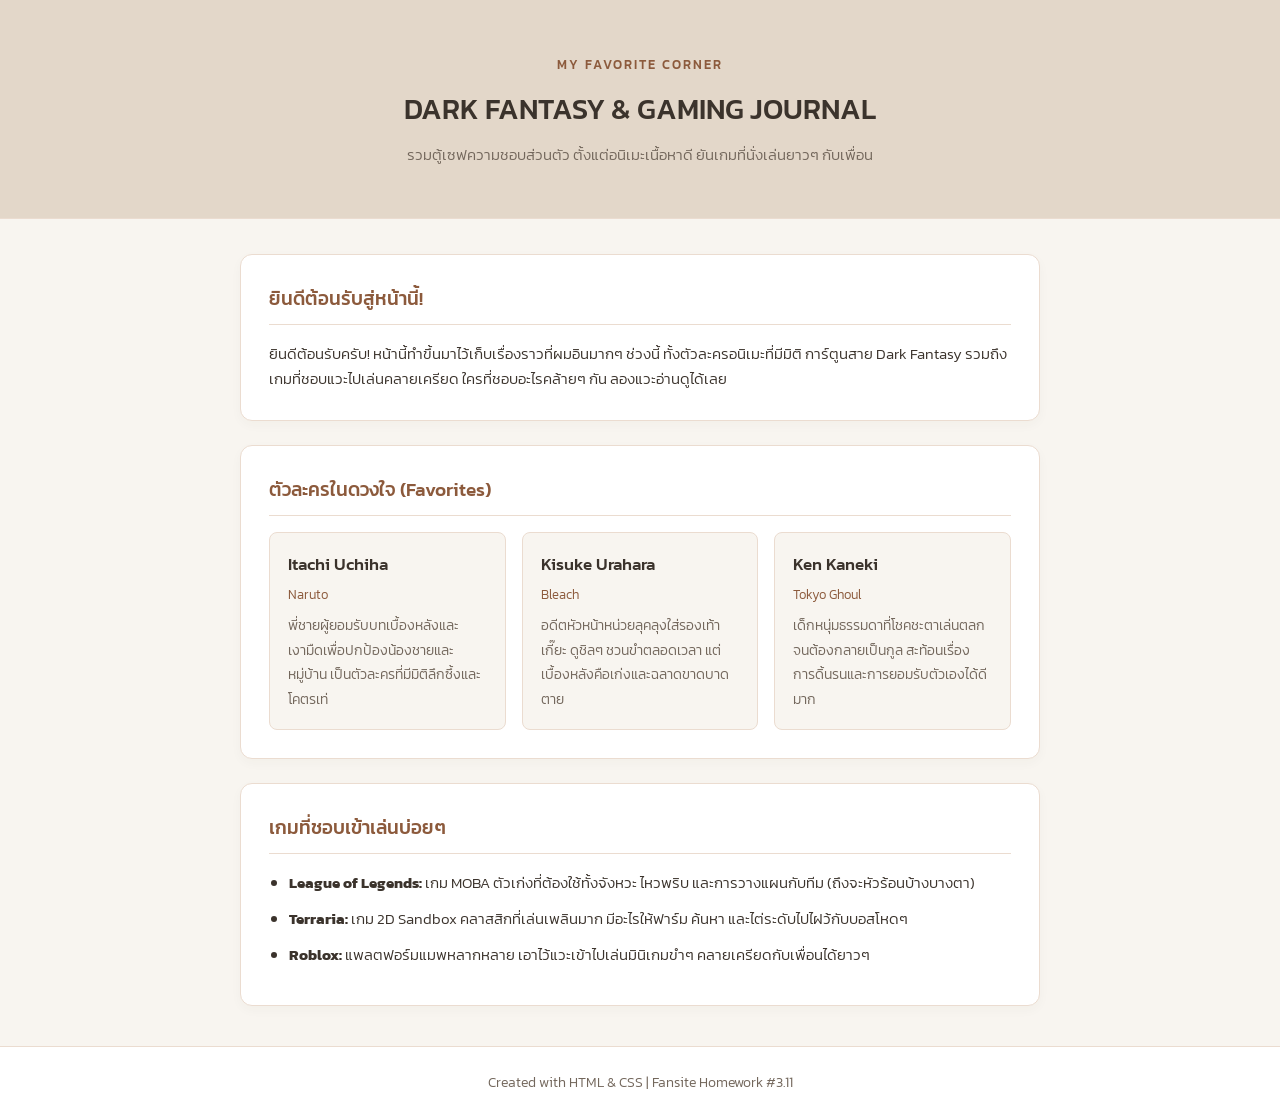
<file: index.html>
<!DOCTYPE html>
<html lang="th">
<head>
    <meta charset="UTF-8">
    <meta name="viewport" content="width=device-width, initial-scale=1.0">
    <title>Fansite - Dark Fantasy & Gaming Journal</title>
    <!-- Google Fonts: Kanit -->
    <link rel="preconnect" href="https://fonts.googleapis.com">
    <link rel="preconnect" href="https://fonts.gstatic.com" crossorigin>
    <link href="https://fonts.googleapis.com/css2?family=Kanit:wght@300;400;500;600&display=swap" rel="stylesheet">
    <link rel="stylesheet" href="styles.css">
</head>
<body>

    <header class="header-hero">
        <div class="hero-inner">
            <span class="site-tag">MY FAVORITE CORNER</span>
            <h1>DARK FANTASY & GAMING JOURNAL</h1>
            <p>รวมตู้เซฟความชอบส่วนตัว ตั้งแต่อนิเมะเนื้อหาดี ยันเกมที่นั่งเล่นยาวๆ กับเพื่อน</p>
        </div>
    </header>

    <main class="container">
        <section class="card">
            <h2 class="section-title">ยินดีต้อนรับสู่หน้านี้!</h2>
            <p class="text-content">
                ยินดีต้อนรับครับ! หน้านี้ทำขึ้นมาไว้เก็บเรื่องราวที่ผมอินมากๆ ช่วงนี้ ทั้งตัวละครอนิเมะที่มีมิติ การ์ตูนสาย Dark Fantasy รวมถึงเกมที่ชอบแวะไปเล่นคลายเครียด ใครที่ชอบอะไรคล้ายๆ กัน ลองแวะอ่านดูได้เลย
            </p>
        </section>

        <section class="card">
            <h2 class="section-title">ตัวละครในดวงใจ (Favorites)</h2>
            <div class="char-grid">
                <div class="char-box">
                    <h3>Itachi Uchiha</h3>
                    <span class="series-tag">Naruto</span>
                    <p>พี่ชายผู้ยอมรับบทเบื้องหลังและเงามืดเพื่อปกป้องน้องชายและหมู่บ้าน เป็นตัวละครที่มีมิติลึกซึ้งและโคตรเท่</p>
                </div>
                <div class="char-box">
                    <h3>Kisuke Urahara</h3>
                    <span class="series-tag">Bleach</span>
                    <p>อดีตหัวหน้าหน่วยลุคลุงใส่รองเท้าเกี๊ยะ ดูชิลๆ ชวนขำตลอดเวลา แต่เบื้องหลังคือเก่งและฉลาดขาดบาดตาย</p>
                </div>
                <div class="char-box">
                    <h3>Ken Kaneki</h3>
                    <span class="series-tag">Tokyo Ghoul</span>
                    <p>เด็กหนุ่มธรรมดาที่โชคชะตาเล่นตลกจนต้องกลายเป็นกูล สะท้อนเรื่องการดิ้นรนและการยอมรับตัวเองได้ดีมาก</p>
                </div>
            </div>
        </section>

        <section class="card">
            <h2 class="section-title">เกมที่ชอบเข้าเล่นบ่อยๆ</h2>
            <ul class="game-list">
                <li><strong>League of Legends:</strong> เกม MOBA ตัวเก่งที่ต้องใช้ทั้งจังหวะ ไหวพริบ และการวางแผนกับทีม (ถึงจะหัวร้อนบ้างบางตา)</li>
                <li><strong>Terraria:</strong> เกม 2D Sandbox คลาสสิกที่เล่นเพลินมาก มีอะไรให้ฟาร์ม ค้นหา และไต่ระดับไปไฝว้กับบอสโหดๆ</li>
                <li><strong>Roblox:</strong> แพลตฟอร์มแมพหลากหลาย เอาไว้แวะเข้าไปเล่นมินิเกมขำๆ คลายเครียดกับเพื่อนได้ยาวๆ</li>
            </ul>
        </section>
    </main>

    <footer class="footer">
        <p>Created with HTML & CSS | Fansite Homework #3.11</p>
    </footer>

</body>
</html>
</file>
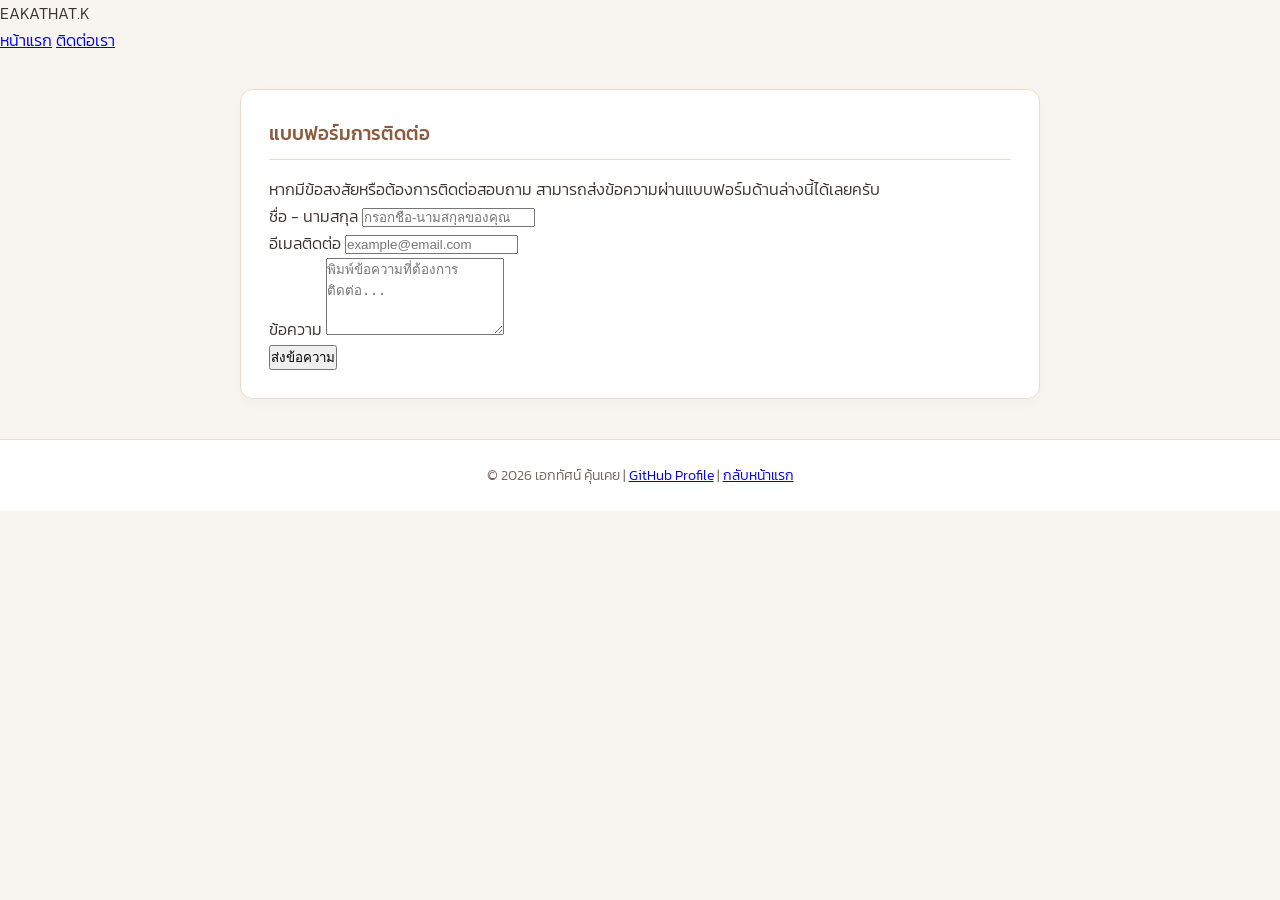
<file: contact.html>
<!DOCTYPE html>
<html lang="th">
<head>
    <meta charset="UTF-8">
    <meta name="viewport" content="width=device-width, initial-scale=1.0">
    <title>ติดต่อเรา - เอกทัศน์ คุ้นเคย</title>
    <!-- Google Fonts: Kanit -->
    <link rel="preconnect" href="https://fonts.googleapis.com">
    <link rel="preconnect" href="https://fonts.gstatic.com" crossorigin>
    <link href="https://fonts.googleapis.com/css2?family=Kanit:wght@300;400;500;600&display=swap" rel="stylesheet">
    <link rel="stylesheet" href="styles.css">
</head>
<body>

    <header class="navbar">
        <div class="nav-container">
            <span class="logo">EAKATHAT.K</span>
            <nav>
                <a href="index.html" class="nav-link">หน้าแรก</a>
                <a href="contact.html" class="nav-link active">ติดต่อเรา</a>
            </nav>
        </div>
    </header>

    <main class="container">
        <section class="card form-card">
            <h2 class="section-title">แบบฟอร์มการติดต่อ</h2>
            <p class="form-subtext">หากมีข้อสงสัยหรือต้องการติดต่อสอบถาม สามารถส่งข้อความผ่านแบบฟอร์มด้านล่างนี้ได้เลยครับ</p>
            
            <form action="#" method="post" class="contact-form">
                <div class="form-group">
                    <label for="name">ชื่อ - นามสกุล</label>
                    <input type="text" id="name" name="name" required placeholder="กรอกชื่อ-นามสกุลของคุณ">
                </div>
                <div class="form-group">
                    <label for="email">อีเมลติดต่อ</label>
                    <input type="email" id="email" name="email" required placeholder="example@email.com">
                </div>
                <div class="form-group">
                    <label for="message">ข้อความ</label>
                    <textarea id="message" name="message" rows="5" required placeholder="พิมพ์ข้อความที่ต้องการติดต่อ..."></textarea>
                </div>
                <button type="submit" class="submit-btn">ส่งข้อความ</button>
            </form>
        </section>
    </main>

    <footer class="footer">
        <p>© 2026 เอกทัศน์ คุ้นเคย | <a href="https://github.com/YOUR_USERNAME" target="_blank">GitHub Profile</a> | <a href="index.html">กลับหน้าแรก</a></p>
    </footer>

</body>
</html>
</file>
<file: styles.css>
:root {
    --bg-main: #f8f5f0;          /* สีครีมอุ่น นุ่มสายตา */
    --card-bg: #ffffff;          /* สีขาวสะอาด */
    --text-primary: #3b332c;     /* สีเทาน้ำตาลเข้ม */
    --text-muted: #73675c;       /* สีน้ำตาลเทาอ่อน */
    --accent-color: #8c5a3c;     /* สีน้ำตาลไม้อบอุ่น */
    --border-color: #ebdcd0;     /* เส้นขอบนุ่มๆ */
}

* {
    box-sizing: border-box;
    margin: 0;
    padding: 0;
}

body {
    font-family: 'Kanit', sans-serif;
    background-color: var(--bg-main);
    color: var(--text-primary);
    line-height: 1.7;
    font-weight: 300;
}

.header-hero {
    background-color: #e3d7c9;
    padding: 50px 20px;
    text-align: center;
    border-bottom: 1px solid var(--border-color);
}

.hero-inner {
    max-width: 700px;
    margin: 0 auto;
}

.site-tag {
    font-size: 0.8rem;
    letter-spacing: 2px;
    color: var(--accent-color);
    font-weight: 500;
}

.header-hero h1 {
    font-size: 1.8rem;
    color: var(--text-primary);
    font-weight: 500;
    margin: 8px 0;
}

.header-hero p {
    color: var(--text-muted);
    font-size: 0.95rem;
}

.container {
    width: 90%;
    max-width: 800px;
    margin: 35px auto;
}

.card {
    background: var(--card-bg);
    padding: 28px;
    border-radius: 12px;
    margin-bottom: 24px;
    border: 1px solid var(--border-color);
    box-shadow: 0 4px 12px rgba(61, 53, 46, 0.03);
}

.section-title {
    font-size: 1.2rem;
    color: var(--accent-color);
    font-weight: 500;
    margin-bottom: 16px;
    padding-bottom: 8px;
    border-bottom: 1px solid var(--border-color);
}

.text-content {
    font-size: 0.95rem;
}

/* Character Grid */
.char-grid {
    display: grid;
    grid-template-columns: repeat(auto-fit, minmax(210px, 1fr));
    gap: 16px;
    margin-top: 10px;
}

.char-box {
    background-color: var(--bg-main);
    padding: 18px;
    border-radius: 8px;
    border: 1px solid var(--border-color);
}

.char-box h3 {
    font-size: 1.05rem;
    color: var(--text-primary);
    font-weight: 500;
}

.series-tag {
    display: inline-block;
    font-size: 0.8rem;
    color: var(--accent-color);
    margin-bottom: 8px;
}

.char-box p {
    font-size: 0.9rem;
    color: var(--text-muted);
}

/* Game List */
.game-list {
    padding-left: 20px;
    font-size: 0.95rem;
}

.game-list li {
    margin-bottom: 10px;
}

/* Footer */
.footer {
    text-align: center;
    padding: 24px;
    color: var(--text-muted);
    font-size: 0.85rem;
    border-top: 1px solid var(--border-color);
    background-color: var(--card-bg);
    margin-top: 40px;
}
</file>
